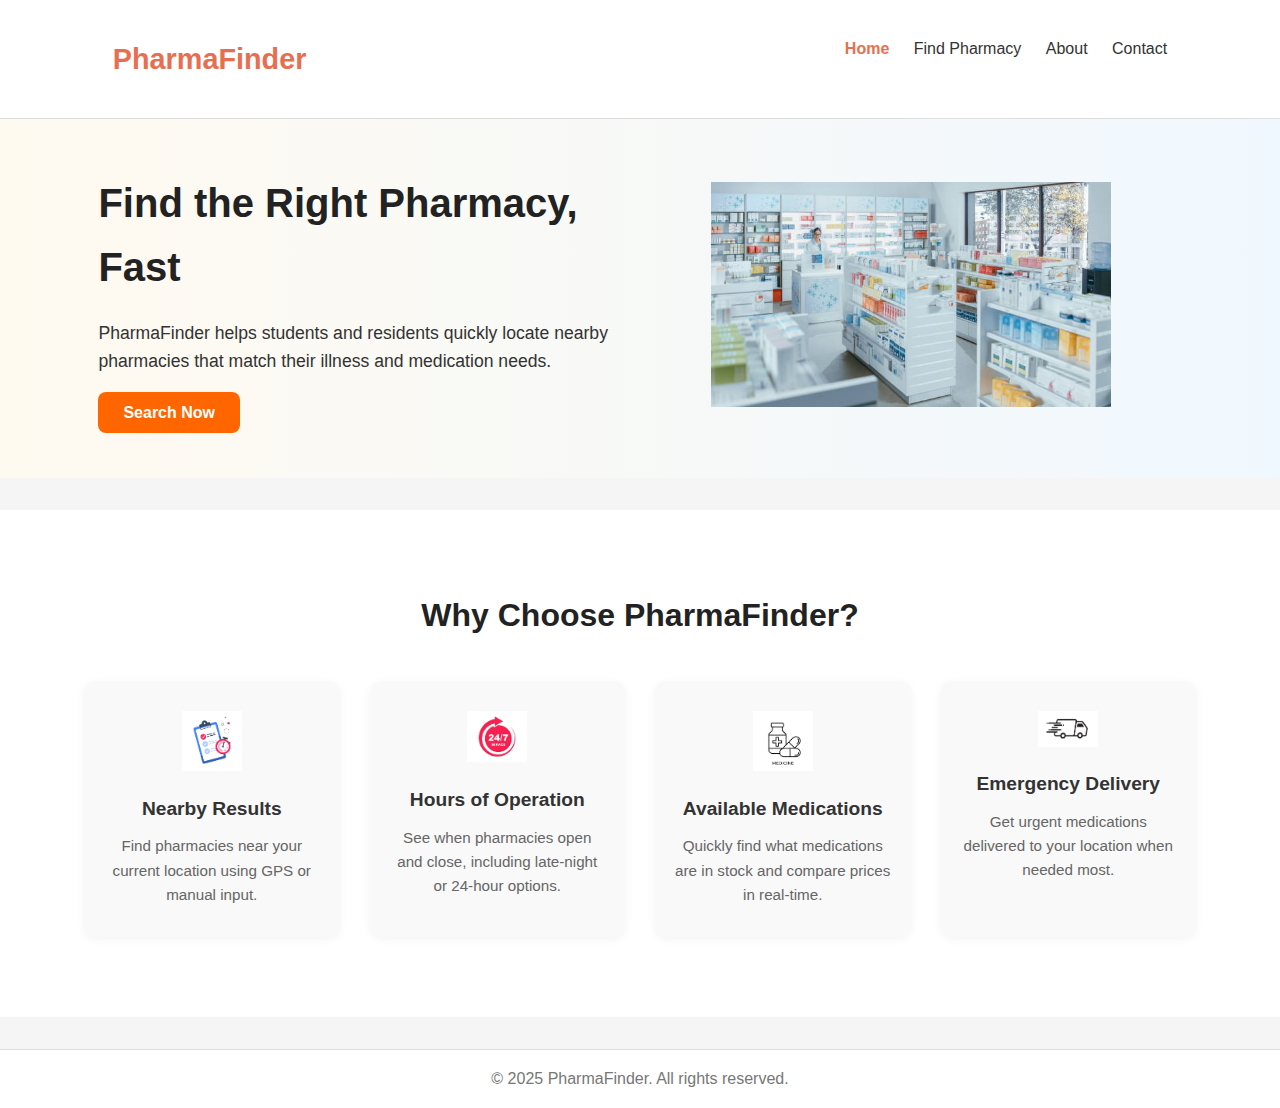
<file: PharmaFinder/index.html>
<!DOCTYPE html>
<html lang="en">
<head>
  <meta charset="UTF-8" />
  <meta name="viewport" content="width=device-width, initial-scale=1.0"/>
  <title>PharmaFinder</title>
  <link rel="stylesheet" href="styles.css" />
</head>
<body>

  <!-- Header -->
  <header class="header">
    <div class="container">
      <span class="logo">PharmaFinder</span>
      <nav class="navbar">
        <a href="index.html" class="active">Home</a>
        <a href="find.html">Find Pharmacy</a>
        <a href="about.html">About</a>
        <a href="contact.html">Contact</a>
      </nav>
    </div>
  </header>

  <!-- Hero Section -->
  <section class="hero-section">
    <div class="container hero-content">
      <div class="hero-text">
        <h2>Find the Right Pharmacy, Fast</h2>
        <p>PharmaFinder helps students and residents quickly locate nearby pharmacies that match their illness and medication needs.</p>
        <a href="find.html" class="cta-button">Search Now</a>
      </div>
      <div class="hero-image">
        <img src="image/pharmacy1.jpg" alt="Pharmacy illustration" />
      </div>
    </div>
  </section>

  <!-- Features Section -->
  <section class="features">
    <div class="container">
      <h3>Why Choose PharmaFinder?</h3>
      <div class="features-grid">

        <a href="find.html" style="text-decoration: none; color: inherit;">
          <div class="feature-card">
            <img src="image/results.jpg" alt="Nearby icon" />
            <h4>Nearby Results</h4>
            <p>Find pharmacies near your current location using GPS or manual input.</p>
          </div>
        </a>

        <div class="feature-card">
          <img src="image/operation.jpg" alt="Operating hours icon" />
          <h4>Hours of Operation</h4>
          <p>See when pharmacies open and close, including late-night or 24-hour options.</p>
        </div>

        <div class="feature-card">
          <img src="image/medication.jpg" alt="Medication icon" />
          <h4>Available Medications</h4>
          <p>Quickly find what medications are in stock and compare prices in real-time.</p>
        </div>

        <div class="feature-card">
          <img src="image/delivery.jpg" alt="Delivery icon" />
          <h4>Emergency Delivery</h4>
          <p>Get urgent medications delivered to your location when needed most.</p>
        </div>

      </div>
    </div>
  </section>

  <!-- Footer -->
  <footer>
    <p>&copy; 2025 PharmaFinder. All rights reserved.</p>
  </footer>

</body>
</html>
</file>
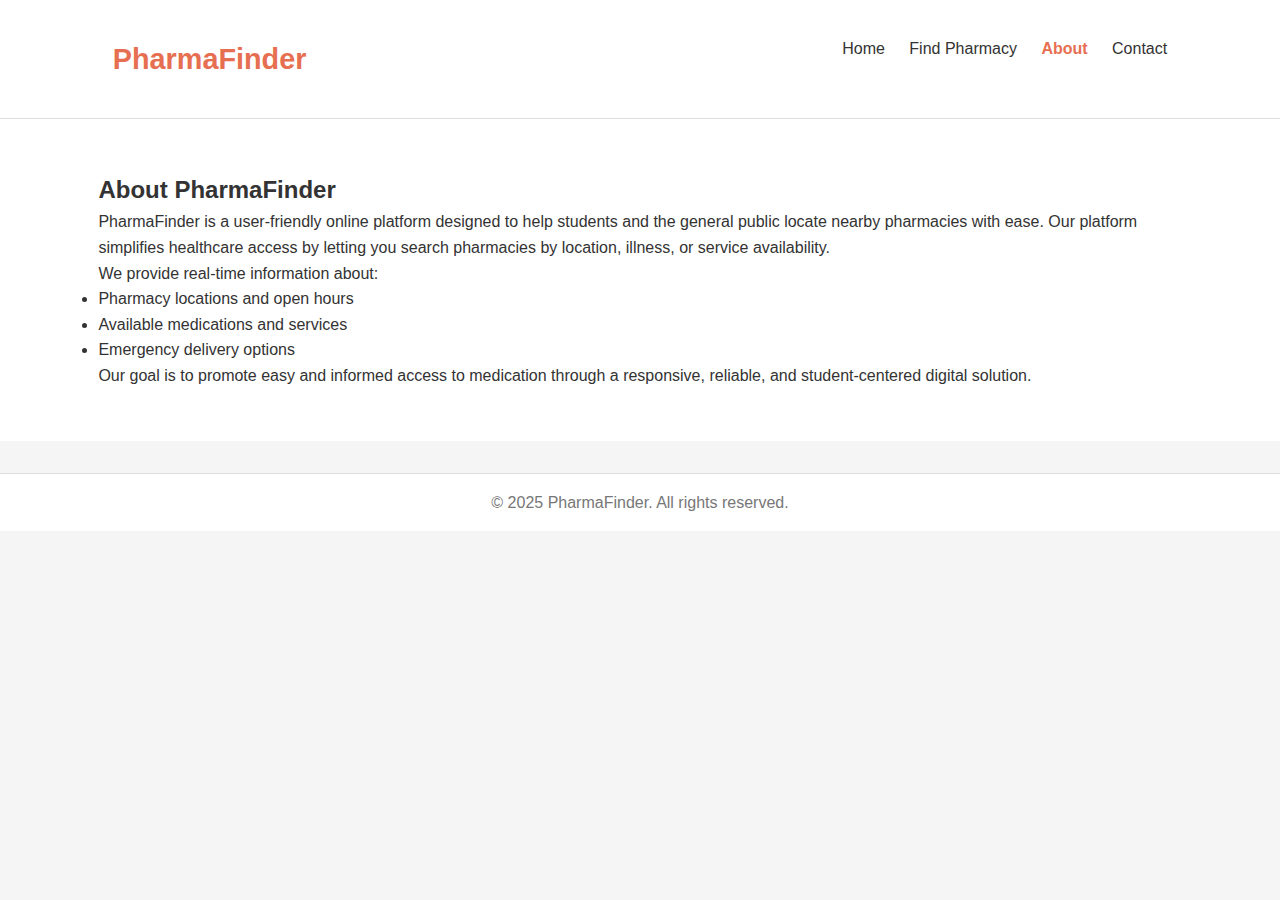
<file: PharmaFinder/about.html>
<!DOCTYPE html>
<html lang="en">
<head>
  <meta charset="UTF-8" />
  <meta name="viewport" content="width=device-width, initial-scale=1.0"/>
  <title>About | PharmaFinder</title>
  <link rel="stylesheet" href="styles.css" />
</head>
<body>

  <!-- Header -->
  <header class="header">
    <div class="container">
      <span class="logo">PharmaFinder</span>
      <nav class="navbar">
        <a href="index.html">Home</a>
        <a href="find.html">Find Pharmacy</a>
        <a href="about.html" class="active">About</a>
        <a href="contact.html">Contact</a>
      </nav>
    </div>
  </header>

  <!-- About Content -->
  <section class="about-section">
    <div class="container">
      <h2>About PharmaFinder</h2>
      <p>
        PharmaFinder is a user-friendly online platform designed to help students and the general public locate nearby pharmacies with ease. 
        Our platform simplifies healthcare access by letting you search pharmacies by location, illness, or service availability.
      </p>
      <p>
        We provide real-time information about:
        <ul>
          <li>Pharmacy locations and open hours</li>
          <li>Available medications and services</li>
          <li>Emergency delivery options</li>
        </ul>
      </p>
      <p>
        Our goal is to promote easy and informed access to medication through a responsive, reliable, and student-centered digital solution.
      </p>
    </div>
  </section>

  <!-- Footer -->
  <footer>
    <p>&copy; 2025 PharmaFinder. All rights reserved.</p>
  </footer>

</body>
</html>
</file>
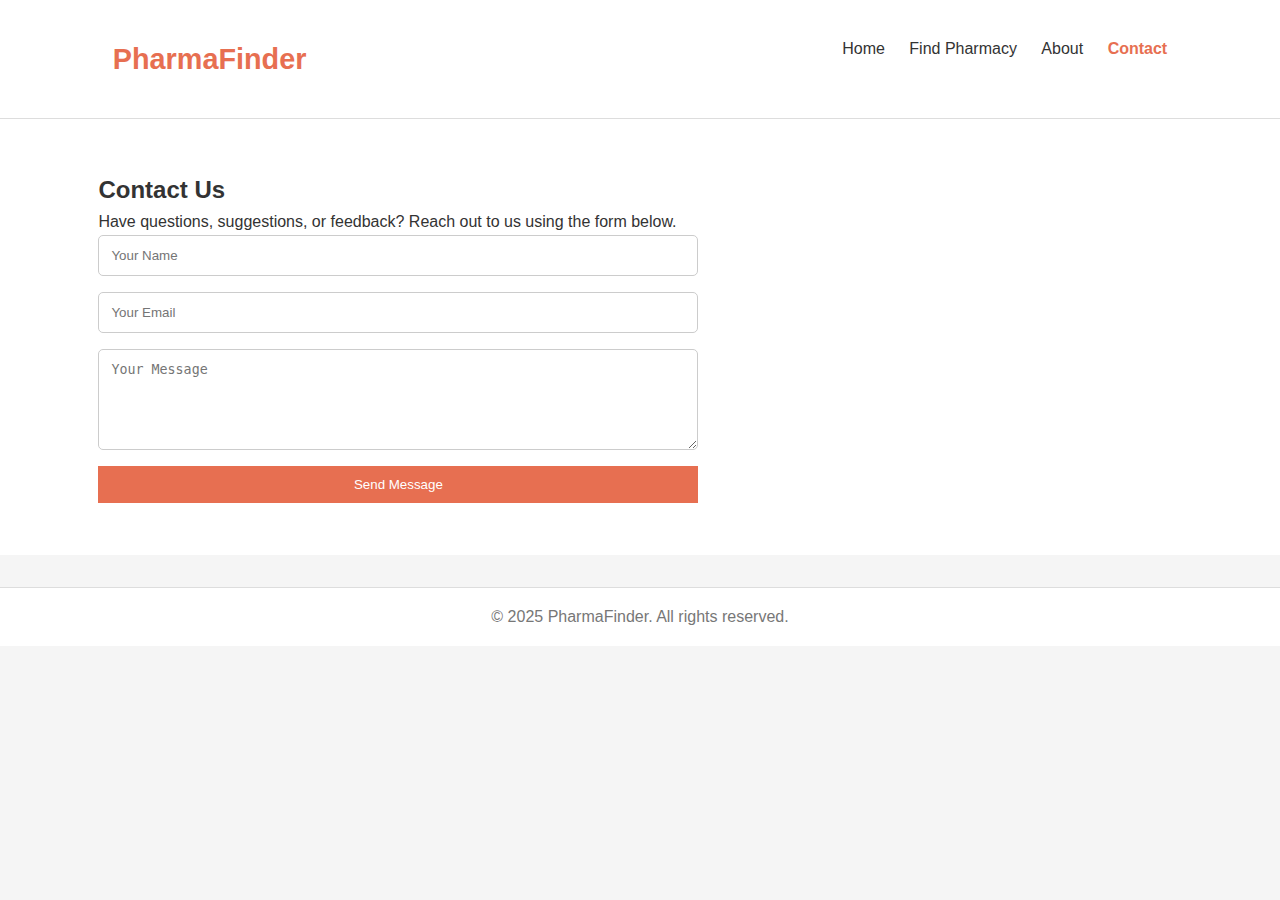
<file: PharmaFinder/contact.html>
<!DOCTYPE html>
<html lang="en">
<head>
  <meta charset="UTF-8" />
  <meta name="viewport" content="width=device-width, initial-scale=1.0"/>
  <title>Contact | PharmaFinder</title>
  <link rel="stylesheet" href="styles.css" />
</head>
<body>

  <!-- Header -->
  <header class="header">
    <div class="container">
      <span class="logo">PharmaFinder</span>
      <nav class="navbar">
        <a href="index.html">Home</a>
        <a href="find.html">Find Pharmacy</a>
        <a href="about.html">About</a>
        <a href="contact.html" class="active">Contact</a>
      </nav>
    </div>
  </header>

  <!-- Contact Form -->
  <section class="contact-section">
    <div class="container">
      <h2>Contact Us</h2>
      <p>Have questions, suggestions, or feedback? Reach out to us using the form below.</p>
      
      <form class="contact-form">
        <input type="text" placeholder="Your Name" required />
        <input type="email" placeholder="Your Email" required />
        <textarea rows="5" placeholder="Your Message" required></textarea>
        <button type="submit">Send Message</button>
      </form>
    </div>
  </section>

  <!-- Footer -->
  <footer>
    <p>&copy; 2025 PharmaFinder. All rights reserved.</p>
  </footer>

</body>
</html>
</file>
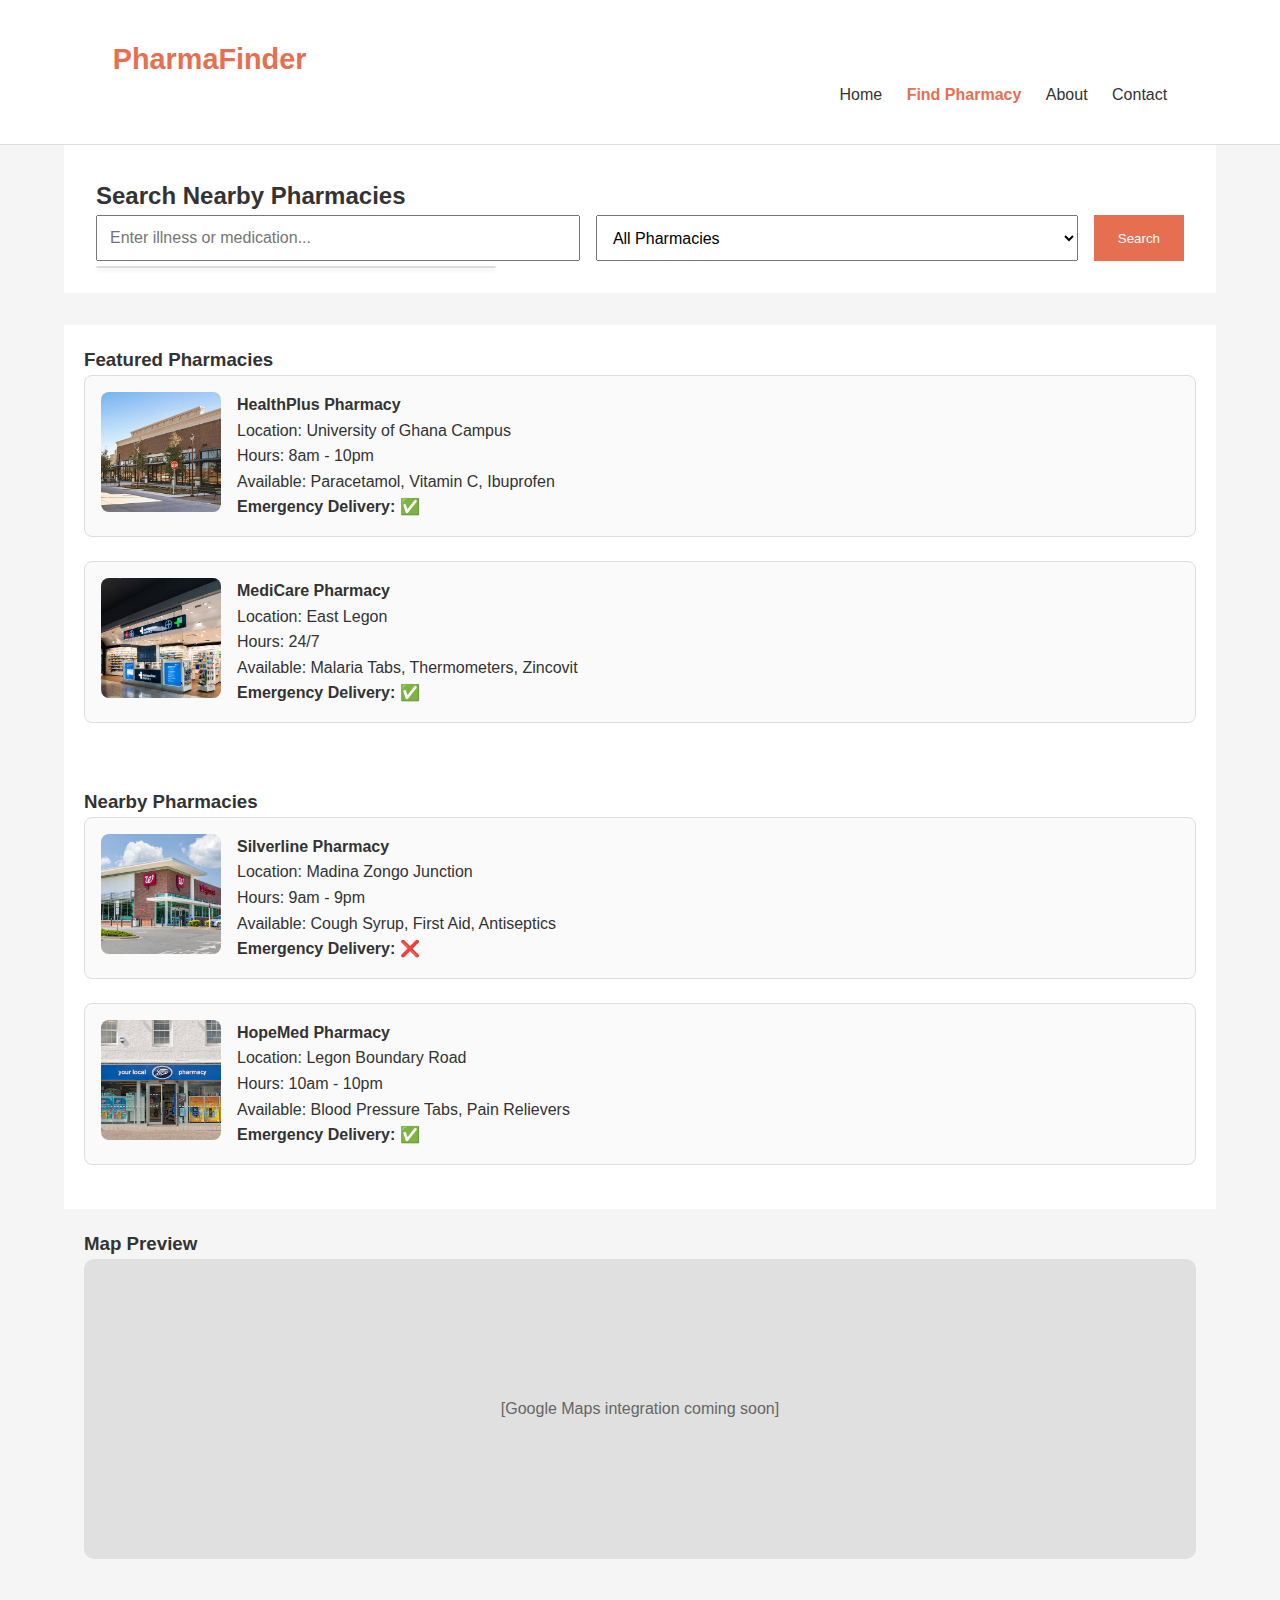
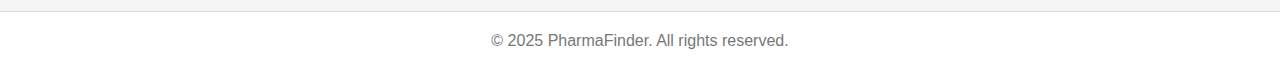
<file: PharmaFinder/find.html>
<!DOCTYPE html>
<html lang="en">
<head>
  <meta charset="UTF-8" />
  <meta name="viewport" content="width=device-width, initial-scale=1.0"/>
  <title>Find Pharmacy | PharmaFinder</title>
  <link rel="stylesheet" href="styles.css" />
</head>
<body>
  <header class="header">
    <div class="container">
      <div class="logo">PharmaFinder</div>
      <nav class="navbar">
        <a href="index.html">Home</a>
        <a href="find.html" class="active">Find Pharmacy</a>
        <a href="about.html">About</a>
        <a href="contact.html">Contact</a>
      </nav>
    </div>
  </header>

  <section class="search-section container">
    <h2>Search Nearby Pharmacies</h2>
    <form class="search-form">
      <input type="text" placeholder="Enter illness or medication..." />
      <select>
        <option value="all">All Pharmacies</option>
        <option value="open">Open Now</option>
        <option value="emergency">Emergency Delivery</option>
        <option value="featured">Featured</option>
      </select>
      <button type="submit">Search</button>
    </form>
    <div class="suggestions"></div> <!-- Suggestions box for live search -->
  </section>

  <section class="pharmacy-list container">
    <h3>Featured Pharmacies</h3>

    <div class="pharmacy-card">
      <img src="image/pharmacyA.jpg" alt="HealthPlus Pharmacy" />
      <div>
        <h4>HealthPlus Pharmacy</h4>
        <p>Location: University of Ghana Campus</p>
        <p>Hours: 8am - 10pm</p>
        <p>Available: Paracetamol, Vitamin C, Ibuprofen</p>
        <p><strong>Emergency Delivery:</strong> ✅</p>
      </div>
    </div>

    <div class="pharmacy-card">
      <img src="image/pharmacyB.jpg" alt="MediCare" />
      <div>
        <h4>MediCare Pharmacy</h4>
        <p>Location: East Legon</p>
        <p>Hours: 24/7</p>
        <p>Available: Malaria Tabs, Thermometers, Zincovit</p>
        <p><strong>Emergency Delivery:</strong> ✅</p>
      </div>
    </div>
  </section>

  <section class="pharmacy-list container">
    <h3>Nearby Pharmacies</h3>

    <div class="pharmacy-card">
      <img src="image/pharmacyC.jpg" alt="Silverline Pharmacy" />
      <div>
        <h4>Silverline Pharmacy</h4>
        <p>Location: Madina Zongo Junction</p>
        <p>Hours: 9am - 9pm</p>
        <p>Available: Cough Syrup, First Aid, Antiseptics</p>
        <p><strong>Emergency Delivery:</strong> ❌</p>
      </div>
    </div>

    <div class="pharmacy-card">
      <img src="image/pharmacyD.jpg" alt="HopeMed Pharmacy" />
      <div>
        <h4>HopeMed Pharmacy</h4>
        <p>Location: Legon Boundary Road</p>
        <p>Hours: 10am - 10pm</p>
        <p>Available: Blood Pressure Tabs, Pain Relievers</p>
        <p><strong>Emergency Delivery:</strong> ✅</p>
      </div>
    </div>
  </section>

  <section class="container">
    <h3>Map Preview</h3>
    <div style="width: 100%; height: 300px; background: #e0e0e0; border-radius: 10px; display: flex; align-items: center; justify-content: center;">
      <p style="color: #666;">[Google Maps integration coming soon]</p>
    </div>
  </section>

  <script>
    const pharmacies = [
      {
        name: "HealthPlus Pharmacy",
        location: "University of Ghana Campus",
        hours: "8am - 10pm",
        available: ["Paracetamol", "Vitamin C", "Ibuprofen"],
        emergency: true,
        featured: true
      },
      {
        name: "MediCare Pharmacy",
        location: "East Legon",
        hours: "24/7",
        available: ["Malaria Tabs", "Thermometers", "Zincovit"],
        emergency: true,
        featured: true
      },
      {
        name: "Silverline Pharmacy",
        location: "Madina Zongo Junction",
        hours: "9am - 9pm",
        available: ["Cough Syrup", "First Aid", "Antiseptics"],
        emergency: false,
        featured: false
      },
      {
        name: "HopeMed Pharmacy",
        location: "Legon Boundary Road",
        hours: "10am - 10pm",
        available: ["Blood Pressure Tabs", "Pain Relievers"],
        emergency: true,
        featured: false
      }
    ];
    
    const searchInput = document.querySelector(".search-form input");
    const categorySelect = document.querySelector(".search-form select");
    const searchForm = document.querySelector(".search-form");
    const suggestionsBox = document.querySelector(".suggestions");
    const resultContainer = document.querySelector(".pharmacy-list");
    
    // Live Suggestions
    searchInput.addEventListener("input", () => {
      const keyword = searchInput.value.toLowerCase();
      if (!keyword) {
        suggestionsBox.innerHTML = "";
        return;
      }
    
      const matches = pharmacies.filter(p =>
        p.name.toLowerCase().includes(keyword) ||
        p.location.toLowerCase().includes(keyword) ||
        p.available.some(med => med.toLowerCase().includes(keyword))
      );
    
      suggestionsBox.innerHTML = matches.map(p => `<div class="suggestion-item">${p.name}</div>`).join("");
    
      document.querySelectorAll(".suggestion-item").forEach(item => {
        item.onclick = () => {
          searchInput.value = item.textContent;
          suggestionsBox.innerHTML = "";
        };
      });
    });
    
    // Search Filtering
    searchForm.addEventListener("submit", (e) => {
      e.preventDefault();
      const keyword = searchInput.value.toLowerCase();
      const category = categorySelect.value;
    
      const filtered = pharmacies.filter(p => {
        const matchesKeyword =
          !keyword ||
          p.name.toLowerCase().includes(keyword) ||
          p.location.toLowerCase().includes(keyword) ||
          p.available.some(med => med.toLowerCase().includes(keyword));
    
        const matchesCategory = 
          category === "all" ||
          (category === "open" && p.hours.includes("24")) ||
          (category === "emergency" && p.emergency) ||
          (category === "featured" && p.featured);
    
        return matchesKeyword && matchesCategory;
      });
    
      renderResults(filtered);
    });
    
    function renderResults(data) {
      resultContainer.innerHTML = `<h3>Search Results</h3>`;
      if (data.length === 0) {
        resultContainer.innerHTML += `<p>No pharmacies match your search.</p>`;
        return;
      }
    
      data.forEach(p => {
        resultContainer.innerHTML += `
          <div class="pharmacy-card">
            <img src="image/pharmacyA.jpg" alt="${p.name}" />
            <div>
              <h4>${p.name}</h4>
              <p>Location: ${p.location}</p>
              <p>Hours: ${p.hours}</p>
              <p>Available: ${p.available.join(", ")}</p>
              <p><strong>Emergency Delivery:</strong> ${p.emergency ? "✅" : "❌"}</p>
            </div>
          </div>
        `;
      });
    }
  </script>
  
  <footer class="footer">
    <p>&copy; 2025 PharmaFinder. All rights reserved.</p>
  </footer>
</body>
</html>
</file>
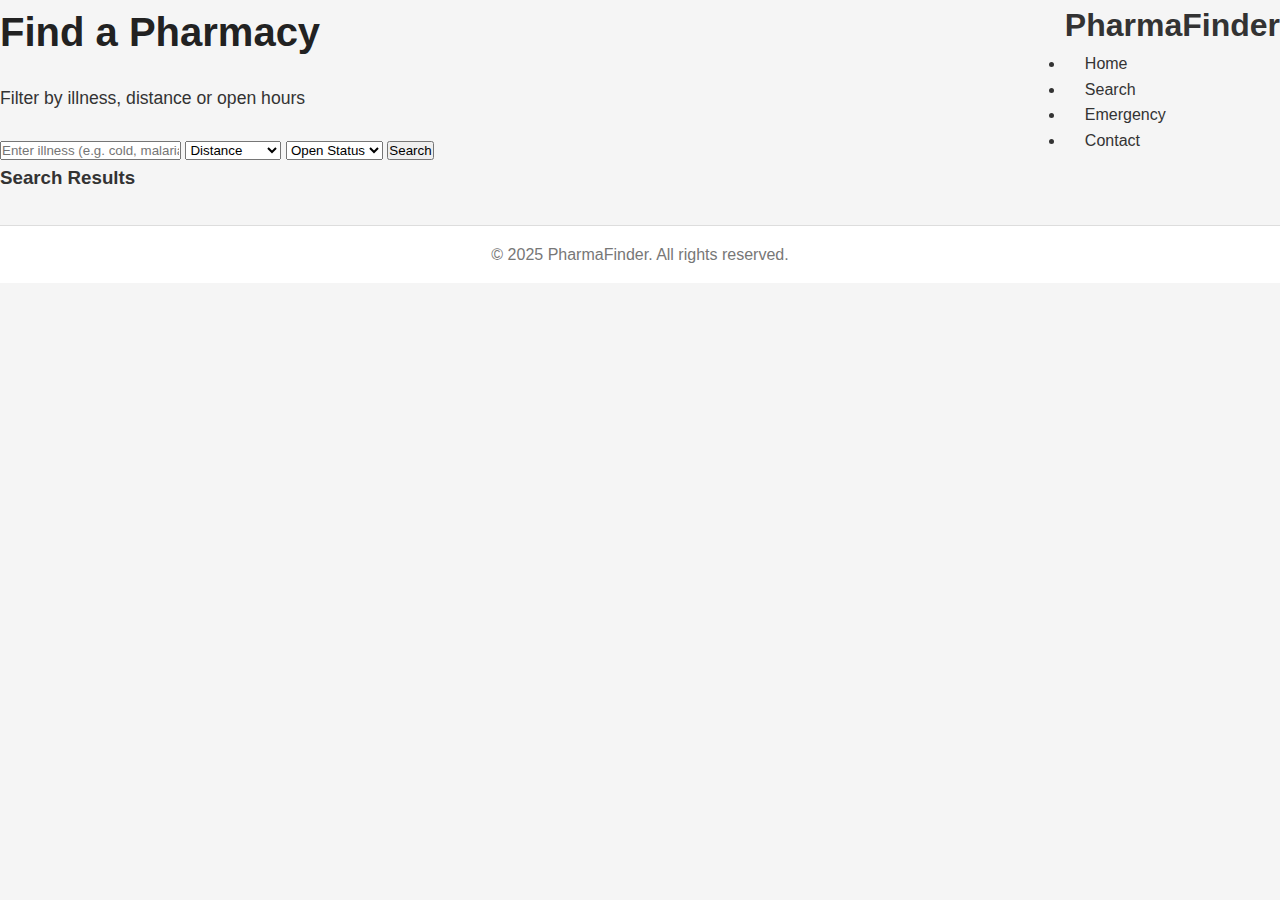
<file: PharmaFinder/search.html>
<!DOCTYPE html>
<html lang="en">
<head>
  <meta charset="UTF-8" />
  <meta name="viewport" content="width=device-width, initial-scale=1.0"/>
  <title>Search Pharmacies</title>
  <link rel="stylesheet" href="styles.css" />
</head>
<body>
  <header class="navbar">
    <h1>PharmaFinder</h1>
    <nav>
      <ul>
        <li><a href="index.html">Home</a></li>
        <li><a href="search.html">Search</a></li>
        <li><a href="#">Emergency</a></li>
        <li><a href="#">Contact</a></li>
      </ul>
    </nav>
  </header>

  <section class="hero">
    <div class="hero-text">
      <h2>Find a Pharmacy</h2>
      <p>Filter by illness, distance or open hours</p>

      <form id="search-form">
        <input type="text" id="illness" placeholder="Enter illness (e.g. cold, malaria)" />
        <select id="distance">
          <option value="">Distance</option>
          <option value="1">Within 1km</option>
          <option value="5">Within 5km</option>
          <option value="10">Within 10km</option>
        </select>
        <select id="openNow">
          <option value="">Open Status</option>
          <option value="yes">Open Now</option>
          <option value="no">Closed</option>
        </select>
        <button type="submit">Search</button>
      </form>
    </div>
  </section>

  <section class="featured">
    <h3>Search Results</h3>
    <div class="pharmacy-grid" id="results">
      <!-- Results will be displayed here -->
    </div>
  </section>

  <footer class="footer">
    <p>&copy; 2025 PharmaFinder. All rights reserved.</p>
  </footer>

  <script src="search.js"></script>
</body>
</html>
</file>
<file: PharmaFinder/styles.css>
/* Base Reset */
* {
    margin: 0;
    padding: 0;
    box-sizing: border-box;
  }
  
  /* Body and Typography */
  body {
    font-family: 'Segoe UI', Tahoma, Geneva, Verdana, sans-serif;
    color: #333;
    background-color: #f7f9fb;
    line-height: 1.6;
  }
  
  /* Containers */
  .container {
    width: 90%;
    max-width: 1200px;
    margin: 0 auto;
  }
  
  /* Header */
  .header {
    background-color: #ffffff;
    border-bottom: 1px solid #ddd;
    padding: 20px 0;
  }
  
  .logo {
    font-size: 1.8rem;
    font-weight: bold;
    color: #ff6600;
  }
  
  .navbar {
    float: right;
  }
  
  .navbar a {
    margin-left: 20px;
    text-decoration: none;
    color: #555;
    font-weight: 500;
    transition: color 0.3s;
  }
  
  .navbar a:hover,
  .navbar a.active {
    color: #ff6600;
  }
  
  /* Hero Section */
  .hero-section {
    background: linear-gradient(90deg, #fffaf0 0%, #f0f8ff 100%);
    padding: 60px 0;
  }
  
  .hero-content {
    display: flex;
    align-items: center;
    justify-content: space-between;
    flex-wrap: wrap;
  }
  
  .hero-text {
    flex: 1;
    min-width: 300px;
  }
  
  .hero-text h2 {
    font-size: 2.5rem;
    margin-bottom: 20px;
    color: #222;
  }
  
  .hero-text p {
    font-size: 1.1rem;
    margin-bottom: 25px;
  }
  
  .cta-button {
    padding: 12px 25px;
    background-color: #ff6600;
    color: white;
    border-radius: 8px;
    text-decoration: none;
    font-weight: 600;
    transition: background-color 0.3s ease;
  }
  
  .cta-button:hover {
    background-color: #e65c00;
  }
  
  .hero-image {
    flex: 1;
    min-width: 300px;
    text-align: center;
  }
  
  .hero-image img {
    width: 90%;
    max-width: 400px;
  }
  
  /* Features Section */
  .features {
    padding: 60px 0;
    background-color: #ffffff;
    text-align: center;
  }
  
  .features h3 {
    font-size: 2rem;
    margin-bottom: 40px;
    color: #222;
  }
  
  .features-grid {
    display: grid;
    grid-template-columns: repeat(auto-fit, minmax(250px, 1fr));
    gap: 30px;
  }
  
  .feature-card {
    background-color: #f9f9f9;
    padding: 30px 20px;
    border-radius: 12px;
    box-shadow: 0 2px 10px rgba(0,0,0,0.05);
    transition: transform 0.2s ease;
  }
  
  .feature-card:hover {
    transform: translateY(-5px);
  }
  
  .feature-card img {
    width: 60px;
    margin-bottom: 15px;
  }
  
  .feature-card h4 {
    margin-bottom: 10px;
    font-size: 1.2rem;
    color: #333;
  }
  
  .feature-card p {
    color: #666;
    font-size: 0.95rem;
  }
  
  /* Footer */
  footer {
    text-align: center;
    padding: 20px 0;
    background-color: #f0f0f0;
    color: #777;
    margin-top: 40px;
  }
  
  /* Responsive Nav */
  @media (max-width: 768px) {
    .navbar {
      float: none;
      text-align: center;
      margin-top: 15px;
    }
  
    .navbar a {
      display: block;
      margin: 10px 0;
    }
  
    .hero-content {
      flex-direction: column;
      text-align: center;
    }
  
    .hero-image img {
      margin-top: 20px;
    }
  }
  body {
    margin: 0;
    font-family: 'Segoe UI', sans-serif;
    background: #f5f5f5;
  }
  
  .header {
    background-color: #fff;
    padding: 1rem 2rem;
    border-bottom: 1px solid #ddd;
    display: flex;
    justify-content: space-between;
    align-items: center;
  }
  
  .logo {
    font-size: 1.5rem;
    font-weight: bold;
    color: #e76f51;
  }
  
  .navbar a {
    margin-left: 20px;
    color: #333;
    text-decoration: none;
  }
  
  .navbar a.active {
    font-weight: bold;
    color: #e76f51;
  }
  
  .hero-section,
  .search-section,
  .pharmacy-list {
    padding: 2rem 1rem;
    background-color: #fff;
    margin-bottom: 2rem;
  }
  
  .search-form {
    display: flex;
    flex-wrap: wrap;
    gap: 1rem;
  }
  
  .search-form input,
  .search-form select {
    flex: 1;
    padding: 0.5rem;
    font-size: 1rem;
  }
  
  .search-form button {
    padding: 0.6rem 1.2rem;
    background-color: #e76f51;
    color: #fff;
    border: none;
    cursor: pointer;
  }
  
  .pharmacy-card {
    background: #fafafa;
    border: 1px solid #ddd;
    padding: 1rem;
    margin-bottom: 1.5rem;
    display: flex;
    gap: 1rem;
    border-radius: 8px;
  }
  
  .pharmacy-card img {
    width: 120px;
    height: 120px;
    object-fit: cover;
    border-radius: 8px;
  }
  
  .footer {
    text-align: center;
    padding: 1rem;
    background-color: #fff;
    border-top: 1px solid #ddd;
  }
  .about-section, .contact-section {
  padding: 2rem 1rem;
  background-color: #fff;
  margin-bottom: 2rem;
}

.contact-form {
  display: flex;
  flex-direction: column;
  gap: 1rem;
  max-width: 600px;
}

.contact-form input,
.contact-form textarea {
  padding: 0.75rem;
  border: 1px solid #ccc;
  border-radius: 5px;
}

.contact-form button {
  padding: 0.7rem;
  background-color: #e76f51;
  color: #fff;
  border: none;
  cursor: pointer;
}

.suggestions {
    position: absolute;
    background: #fff;
    border: 1px solid #ddd;
    width: 100%;
    max-width: 400px;
    z-index: 10;
    border-radius: 5px;
    margin-top: 5px;
  }
  
  .suggestion-item {
    padding: 10px;
    cursor: pointer;
  }
  
  .suggestion-item:hover {
    background: #f2f2f2;
  }
  /* Basic styling */
* {
    margin: 0;
    padding: 0;
    box-sizing: border-box;
}

body {
    font-family: 'Segoe UI', sans-serif;
    background-color: #f5f5f5;
    color: #333;
}

.container {
    max-width: 1200px;
    margin: 0 auto;
    padding: 20px;
}

/* Header and Navbar */
.header {
    background-color: #fff;
    padding: 1rem 2rem;
    display: flex;
    justify-content: space-between;
    align-items: center;
    border-bottom: 1px solid #ddd;
}

.logo {
    font-size: 1.8rem;
    font-weight: bold;
    color: #e76f51;
}

.navbar a {
    margin-left: 20px;
    color: #333;
    text-decoration: none;
}

.navbar a.active {
    font-weight: bold;
    color: #e76f51;
}

/* Search Section */
.search-section {
    background-color: #fff;
    padding: 2rem;
    margin-bottom: 2rem;
}

.search-form {
    display: flex;
    gap: 1rem;
}

.search-form input, .search-form select {
    flex: 1;
    padding: 0.75rem;
    font-size: 1rem;
}

.search-form button {
    padding: 0.75rem 1.5rem;
    background-color: #e76f51;
    color: white;
    border: none;
    cursor: pointer;
}

.suggestions {
    position: absolute;
    background-color: #fff;
    border: 1px solid #ddd;
    width: 100%;
    max-width: 400px;
    z-index: 10;
    margin-top: 5px;
    border-radius: 5px;
    box-shadow: 0 2px 5px rgba(0, 0, 0, 0.1);
}

.suggestion-item {
    padding: 10px;
    cursor: pointer;
}

.suggestion-item:hover {
    background-color: #f2f2f2;
}

/* Pharmacy Results */
.results-section {
    margin-top: 2rem;
}

.pharmacy-card {
    display: flex;
    gap: 1rem;
    background: #fafafa;
    padding: 1rem;
    margin-bottom: 1.5rem;
    border-radius: 8px;
    border: 1px solid #ddd;
}

.pharmacy-card img {
    width: 120px;
    height: 120px;
    object-fit: cover;
    border-radius: 8px;
}

footer {
    text-align: center;
    padding: 1rem;
    background-color: #fff;
    border-top: 1px solid #ddd;
    margin-top: 2rem;
}
</file>
